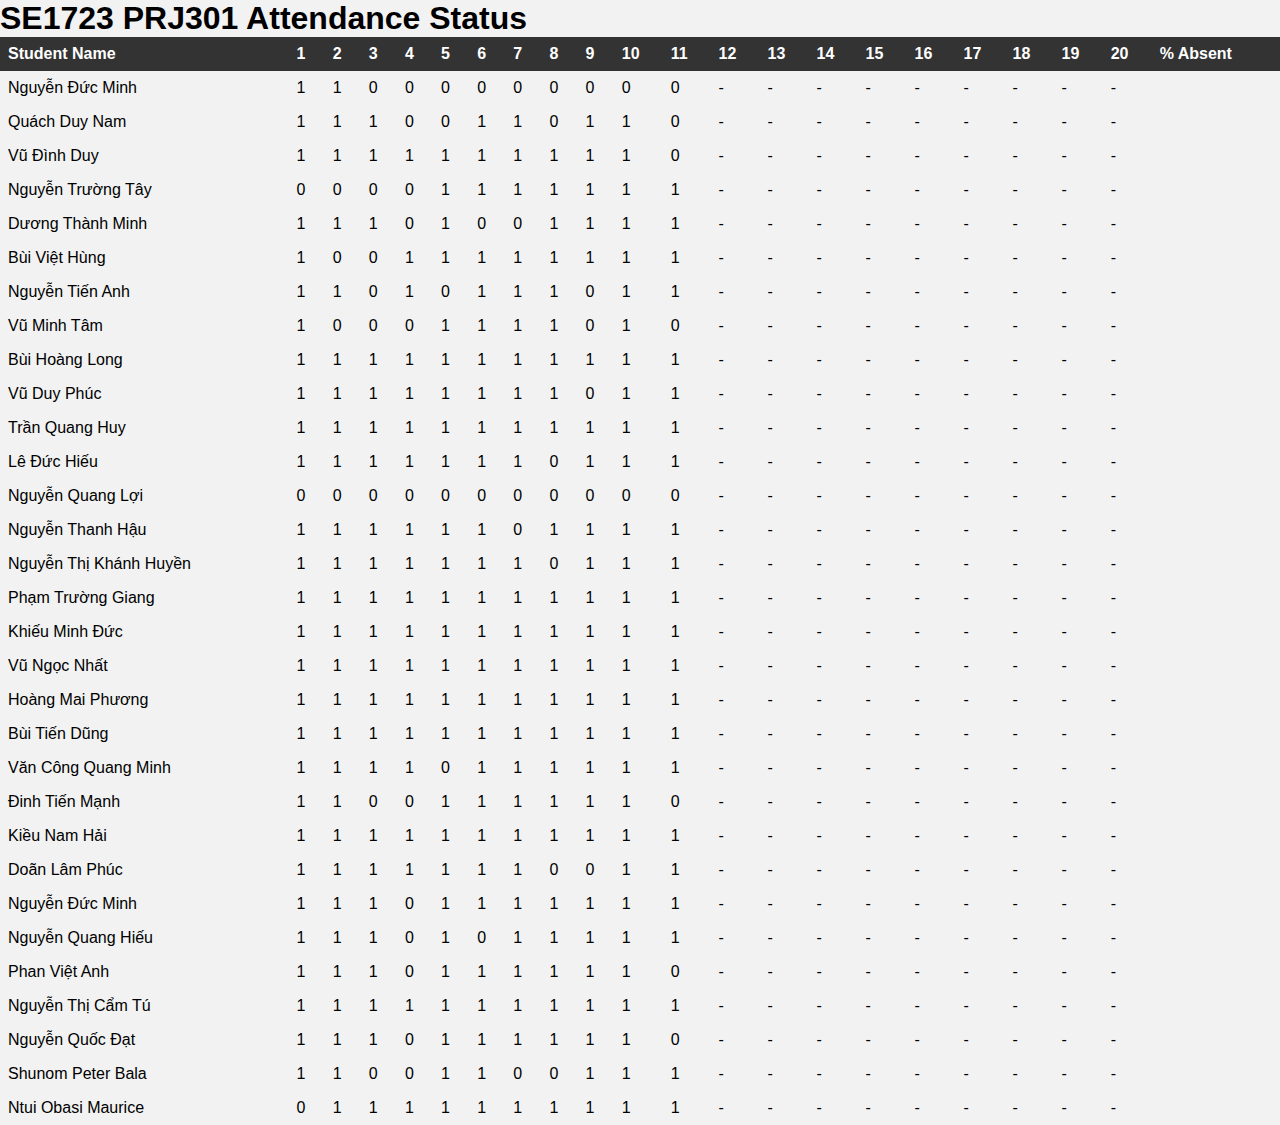
<file: Mockup Page/AttendanceStatus/attendanceStatus.html>
<!DOCTYPE html>
<html>
  <head>
    <title>Attendance Status</title>
    <link rel="stylesheet" type="text/css" href="attendanceStatus.css">
  </head>
  <body>
    <h1>SE1723 PRJ301 Attendance Status</h1>

        <table>
            <thead>
                <tr>
                    <th class="name-col">Student Name</th>
                    <th>1</th>
                    <th>2</th>
                    <th>3</th>
                    <th>4</th>
                    <th>5</th>
                    <th>6</th>
                    <th>7</th>
                    <th>8</th>
                    <th>9</th>
                    <th>10</th>
                    <th>11</th>
                    <th>12</th>
                    <th>13</th>
                    <th>14</th>
                    <th>15</th>
                    <th>16</th>
                    <th>17</th>
                    <th>18</th>
                    <th>19</th>
                    <th>20</th>
                    <th class="missed-col">% Absent</th>
                </tr>
            </thead>
            <tbody>
                <tr>
                    <td>Nguyễn Đức Minh </td>
                    <td>1</td>
                    <td>1</td>
                    <td>0</td>
                    <td>0</td>
                    <td>0</td>
                    <td>0</td>
                    <td>0</td>
                    <td>0</td>
                    <td>0</td>
                    <td>0</td>
                    <td>0</td>
                    <td>-</td>
                    <td>-</td>
                    <td>-</td>
                    <td>-</td>
                    <td>-</td>
                    <td>-</td>
                    <td>-</td>
                    <td>-</td>
                    <td>-</td>
                </tr>
                <tr>
                    <td>Quách Duy Nam </td>
                    <td>1</td>
                    <td>1</td>
                    <td>1</td>
                    <td>0</td>
                    <td>0</td>
                    <td>1</td>
                    <td>1</td>
                    <td>0</td>
                    <td>1</td>
                    <td>1</td>
                    <td>0</td>
                    <td>-</td>
                    <td>-</td>
                    <td>-</td>
                    <td>-</td>
                    <td>-</td>
                    <td>-</td>
                    <td>-</td>
                    <td>-</td>
                    <td>-</td>
                </tr>
                <tr>
                    <td>Vũ Đình Duy </td>
                    <td>1</td>
                    <td>1</td>
                    <td>1</td>
                    <td>1</td>
                    <td>1</td>
                    <td>1</td>
                    <td>1</td>
                    <td>1</td>
                    <td>1</td>
                    <td>1</td>
                    <td>0</td>
                    <td>-</td>
                    <td>-</td>
                    <td>-</td>
                    <td>-</td>
                    <td>-</td>
                    <td>-</td>
                    <td>-</td>
                    <td>-</td>
                    <td>-</td>
                </tr>
                <tr>
                    <td>Nguyễn Trường Tây </td>
                    <td>0</td>
                    <td>0</td>
                    <td>0</td>
                    <td>0</td>
                    <td>1</td>
                    <td>1</td>
                    <td>1</td>
                    <td>1</td>
                    <td>1</td>
                    <td>1</td>
                    <td>1</td>
                    <td>-</td>
                    <td>-</td>
                    <td>-</td>
                    <td>-</td>
                    <td>-</td>
                    <td>-</td>
                    <td>-</td>
                    <td>-</td>
                    <td>-</td>
                </tr>
                <tr>
                    <td>Dương Thành Minh </td>
                    <td>1</td>
                    <td>1</td>
                    <td>1</td>
                    <td>0</td>
                    <td>1</td>
                    <td>0</td>
                    <td>0</td>
                    <td>1</td>
                    <td>1</td>
                    <td>1</td>
                    <td>1</td>
                    <td>-</td>
                    <td>-</td>
                    <td>-</td>
                    <td>-</td>
                    <td>-</td>
                    <td>-</td>
                    <td>-</td>
                    <td>-</td>
                    <td>-</td>
                </tr>
                <tr>
                    <td>Bùi Việt Hùng </td>
                    <td>1</td>
                    <td>0</td>
                    <td>0</td>
                    <td>1</td>
                    <td>1</td>
                    <td>1</td>
                    <td>1</td>
                    <td>1</td>
                    <td>1</td>
                    <td>1</td>
                    <td>1</td>
                    <td>-</td>
                    <td>-</td>
                    <td>-</td>
                    <td>-</td>
                    <td>-</td>
                    <td>-</td>
                    <td>-</td>
                    <td>-</td>
                    <td>-</td>
                </tr>
                <tr>
                    <td>Nguyễn Tiến Anh </td>
                    <td>1</td>
                    <td>1</td>
                    <td>0</td>
                    <td>1</td>
                    <td>0</td>
                    <td>1</td>
                    <td>1</td>
                    <td>1</td>
                    <td>0</td>
                    <td>1</td>
                    <td>1</td>
                    <td>-</td>
                    <td>-</td>
                    <td>-</td>
                    <td>-</td>
                    <td>-</td>
                    <td>-</td>
                    <td>-</td>
                    <td>-</td>
                    <td>-</td>
                </tr>
                <tr>
                    <td>Vũ Minh Tâm </td>
                    <td>1</td>
                    <td>0</td>
                    <td>0</td>
                    <td>0</td>
                    <td>1</td>
                    <td>1</td>
                    <td>1</td>
                    <td>1</td>
                    <td>0</td>
                    <td>1</td>
                    <td>0</td>
                    <td>-</td>
                    <td>-</td>
                    <td>-</td>
                    <td>-</td>
                    <td>-</td>
                    <td>-</td>
                    <td>-</td>
                    <td>-</td>
                    <td>-</td>
                </tr>
                <tr>
                    <td>Bùi Hoàng Long </td>
                    <td>1</td>
                    <td>1</td>
                    <td>1</td>
                    <td>1</td>
                    <td>1</td>
                    <td>1</td>
                    <td>1</td>
                    <td>1</td>
                    <td>1</td>
                    <td>1</td>
                    <td>1</td>
                    <td>-</td>
                    <td>-</td>
                    <td>-</td>
                    <td>-</td>
                    <td>-</td>
                    <td>-</td>
                    <td>-</td>
                    <td>-</td>
                    <td>-</td>
                </tr>
                <tr>
                    <td>Vũ Duy Phúc </td>
                    <td>1</td>
                    <td>1</td>
                    <td>1</td>
                    <td>1</td>
                    <td>1</td>
                    <td>1</td>
                    <td>1</td>
                    <td>1</td>
                    <td>0</td>
                    <td>1</td>
                    <td>1</td>
                    <td>-</td>
                    <td>-</td>
                    <td>-</td>
                    <td>-</td>
                    <td>-</td>
                    <td>-</td>
                    <td>-</td>
                    <td>-</td>
                    <td>-</td>
                </tr>
                <tr>
                    <td>Trần Quang Huy </td>
                    <td>1</td>
                    <td>1</td>
                    <td>1</td>
                    <td>1</td>
                    <td>1</td>
                    <td>1</td>
                    <td>1</td>
                    <td>1</td>
                    <td>1</td>
                    <td>1</td>
                    <td>1</td>
                    <td>-</td>
                    <td>-</td>
                    <td>-</td>
                    <td>-</td>
                    <td>-</td>
                    <td>-</td>
                    <td>-</td>
                    <td>-</td>
                    <td>-</td>
                </tr>
                <tr>
                    <td>Lê Đức Hiếu </td>
                    <td>1</td>
                    <td>1</td>
                    <td>1</td>
                    <td>1</td>
                    <td>1</td>
                    <td>1</td>
                    <td>1</td>
                    <td>0</td>
                    <td>1</td>
                    <td>1</td>
                    <td>1</td>
                    <td>-</td>
                    <td>-</td>
                    <td>-</td>
                    <td>-</td>
                    <td>-</td>
                    <td>-</td>
                    <td>-</td>
                    <td>-</td>
                    <td>-</td>
                </tr>
                <tr>
                    <td>Nguyễn Quang Lợi </td>
                    <td>0</td>
                    <td>0</td>
                    <td>0</td>
                    <td>0</td>
                    <td>0</td>
                    <td>0</td>
                    <td>0</td>
                    <td>0</td>
                    <td>0</td>
                    <td>0</td>
                    <td>0</td>
                    <td>-</td>
                    <td>-</td>
                    <td>-</td>
                    <td>-</td>
                    <td>-</td>
                    <td>-</td>
                    <td>-</td>
                    <td>-</td>
                    <td>-</td>
                </tr>
                <tr>
                    <td>Nguyễn Thanh Hậu </td>
                    <td>1</td>
                    <td>1</td>
                    <td>1</td>
                    <td>1</td>
                    <td>1</td>
                    <td>1</td>
                    <td>0</td>
                    <td>1</td>
                    <td>1</td>
                    <td>1</td>
                    <td>1</td>
                    <td>-</td>
                    <td>-</td>
                    <td>-</td>
                    <td>-</td>
                    <td>-</td>
                    <td>-</td>
                    <td>-</td>
                    <td>-</td>
                    <td>-</td>
                </tr>
                <tr>
                    <td>Nguyễn Thị Khánh Huyền </td>
                    <td>1</td>
                    <td>1</td>
                    <td>1</td>
                    <td>1</td>
                    <td>1</td>
                    <td>1</td>
                    <td>1</td>
                    <td>0</td>
                    <td>1</td>
                    <td>1</td>
                    <td>1</td>
                    <td>-</td>
                    <td>-</td>
                    <td>-</td>
                    <td>-</td>
                    <td>-</td>
                    <td>-</td>
                    <td>-</td>
                    <td>-</td>
                    <td>-</td>
                </tr>
                <tr>
                    <td>Phạm Trường Giang </td>
                    <td>1</td>
                    <td>1</td>
                    <td>1</td>
                    <td>1</td>
                    <td>1</td>
                    <td>1</td>
                    <td>1</td>
                    <td>1</td>
                    <td>1</td>
                    <td>1</td>
                    <td>1</td>
                    <td>-</td>
                    <td>-</td>
                    <td>-</td>
                    <td>-</td>
                    <td>-</td>
                    <td>-</td>
                    <td>-</td>
                    <td>-</td>
                    <td>-</td>
                </tr>
                <tr>
                    <td>Khiếu Minh Đức </td>
                    <td>1</td>
                    <td>1</td>
                    <td>1</td>
                    <td>1</td>
                    <td>1</td>
                    <td>1</td>
                    <td>1</td>
                    <td>1</td>
                    <td>1</td>
                    <td>1</td>
                    <td>1</td>
                    <td>-</td>
                    <td>-</td>
                    <td>-</td>
                    <td>-</td>
                    <td>-</td>
                    <td>-</td>
                    <td>-</td>
                    <td>-</td>
                    <td>-</td>
                </tr>
                <tr>
                    <td>Vũ Ngọc Nhất </td>
                    <td>1</td>
                    <td>1</td>
                    <td>1</td>
                    <td>1</td>
                    <td>1</td>
                    <td>1</td>
                    <td>1</td>
                    <td>1</td>
                    <td>1</td>
                    <td>1</td>
                    <td>1</td>
                    <td>-</td>
                    <td>-</td>
                    <td>-</td>
                    <td>-</td>
                    <td>-</td>
                    <td>-</td>
                    <td>-</td>
                    <td>-</td>
                    <td>-</td>
                </tr>
                <tr>
                    <td>Hoàng Mai Phương </td>
                    <td>1</td>
                    <td>1</td>
                    <td>1</td>
                    <td>1</td>
                    <td>1</td>
                    <td>1</td>
                    <td>1</td>
                    <td>1</td>
                    <td>1</td>
                    <td>1</td>
                    <td>1</td>
                    <td>-</td>
                    <td>-</td>
                    <td>-</td>
                    <td>-</td>
                    <td>-</td>
                    <td>-</td>
                    <td>-</td>
                    <td>-</td>
                    <td>-</td>
                </tr>
                <tr>
                    <td>Bùi Tiến Dũng </td>
                    <td>1</td>
                    <td>1</td>
                    <td>1</td>
                    <td>1</td>
                    <td>1</td>
                    <td>1</td>
                    <td>1</td>
                    <td>1</td>
                    <td>1</td>
                    <td>1</td>
                    <td>1</td>
                    <td>-</td>
                    <td>-</td>
                    <td>-</td>
                    <td>-</td>
                    <td>-</td>
                    <td>-</td>
                    <td>-</td>
                    <td>-</td>
                    <td>-</td>
                </tr>
                <tr>
                    <td>Văn Công Quang Minh </td>
                    <td>1</td>
                    <td>1</td>
                    <td>1</td>
                    <td>1</td>
                    <td>0</td>
                    <td>1</td>
                    <td>1</td>
                    <td>1</td>
                    <td>1</td>
                    <td>1</td>
                    <td>1</td>
                    <td>-</td>
                    <td>-</td>
                    <td>-</td>
                    <td>-</td>
                    <td>-</td>
                    <td>-</td>
                    <td>-</td>
                    <td>-</td>
                    <td>-</td>
                </tr>
                <tr>
                    <td>Đinh Tiến Mạnh </td>
                    <td>1</td>
                    <td>1</td>
                    <td>0</td>
                    <td>0</td>
                    <td>1</td>
                    <td>1</td>
                    <td>1</td>
                    <td>1</td>
                    <td>1</td>
                    <td>1</td>
                    <td>0</td>
                    <td>-</td>
                    <td>-</td>
                    <td>-</td>
                    <td>-</td>
                    <td>-</td>
                    <td>-</td>
                    <td>-</td>
                    <td>-</td>
                    <td>-</td>
                </tr>
                <tr>
                    <td>Kiều Nam Hải </td>
                    <td>1</td>
                    <td>1</td>
                    <td>1</td>
                    <td>1</td>
                    <td>1</td>
                    <td>1</td>
                    <td>1</td>
                    <td>1</td>
                    <td>1</td>
                    <td>1</td>
                    <td>1</td>
                    <td>-</td>
                    <td>-</td>
                    <td>-</td>
                    <td>-</td>
                    <td>-</td>
                    <td>-</td>
                    <td>-</td>
                    <td>-</td>
                    <td>-</td>
                </tr>
                <tr>
                    <td>Doãn Lâm Phúc </td>
                    <td>1</td>
                    <td>1</td>
                    <td>1</td>
                    <td>1</td>
                    <td>1</td>
                    <td>1</td>
                    <td>1</td>
                    <td>0</td>
                    <td>0</td>
                    <td>1</td>
                    <td>1</td>
                    <td>-</td>
                    <td>-</td>
                    <td>-</td>
                    <td>-</td>
                    <td>-</td>
                    <td>-</td>
                    <td>-</td>
                    <td>-</td>
                    <td>-</td>
                </tr>
                <tr>
                    <td>Nguyễn Đức Minh </td>
                    <td>1</td>
                    <td>1</td>
                    <td>1</td>
                    <td>0</td>
                    <td>1</td>
                    <td>1</td>
                    <td>1</td>
                    <td>1</td>
                    <td>1</td>
                    <td>1</td>
                    <td>1</td>
                    <td>-</td>
                    <td>-</td>
                    <td>-</td>
                    <td>-</td>
                    <td>-</td>
                    <td>-</td>
                    <td>-</td>
                    <td>-</td>
                    <td>-</td>
                </tr>
                <tr>
                    <td>Nguyễn Quang Hiếu </td>
                    <td>1</td>
                    <td>1</td>
                    <td>1</td>
                    <td>0</td>
                    <td>1</td>
                    <td>0</td>
                    <td>1</td>
                    <td>1</td>
                    <td>1</td>
                    <td>1</td>
                    <td>1</td>
                    <td>-</td>
                    <td>-</td>
                    <td>-</td>
                    <td>-</td>
                    <td>-</td>
                    <td>-</td>
                    <td>-</td>
                    <td>-</td>
                    <td>-</td>
                </tr>
                <tr>
                    <td>Phan Việt Anh </td>
                    <td>1</td>
                    <td>1</td>
                    <td>1</td>
                    <td>0</td>
                    <td>1</td>
                    <td>1</td>
                    <td>1</td>
                    <td>1</td>
                    <td>1</td>
                    <td>1</td>
                    <td>0</td>
                    <td>-</td>
                    <td>-</td>
                    <td>-</td>
                    <td>-</td>
                    <td>-</td>
                    <td>-</td>
                    <td>-</td>
                    <td>-</td>
                    <td>-</td>
                </tr>
                <tr>
                    <td>Nguyễn Thị Cẩm Tú </td>
                    <td>1</td>
                    <td>1</td>
                    <td>1</td>
                    <td>1</td>
                    <td>1</td>
                    <td>1</td>
                    <td>1</td>
                    <td>1</td>
                    <td>1</td>
                    <td>1</td>
                    <td>1</td>
                    <td>-</td>
                    <td>-</td>
                    <td>-</td>
                    <td>-</td>
                    <td>-</td>
                    <td>-</td>
                    <td>-</td>
                    <td>-</td>
                    <td>-</td>
                </tr>
                <tr>
                    <td>Nguyễn Quốc Đạt </td>
                    <td>1</td>
                    <td>1</td>
                    <td>1</td>
                    <td>0</td>
                    <td>1</td>
                    <td>1</td>
                    <td>1</td>
                    <td>1</td>
                    <td>1</td>
                    <td>1</td>
                    <td>0</td>
                    <td>-</td>
                    <td>-</td>
                    <td>-</td>
                    <td>-</td>
                    <td>-</td>
                    <td>-</td>
                    <td>-</td>
                    <td>-</td>
                    <td>-</td>
                </tr>
                <tr>
                    <td>Shunom Peter Bala </td>
                    <td>1</td>
                    <td>1</td>
                    <td>0</td>
                    <td>0</td>
                    <td>1</td>
                    <td>1</td>
                    <td>0</td>
                    <td>0</td>
                    <td>1</td>
                    <td>1</td>
                    <td>1</td>
                    <td>-</td>
                    <td>-</td>
                    <td>-</td>
                    <td>-</td>
                    <td>-</td>
                    <td>-</td>
                    <td>-</td>
                    <td>-</td>
                    <td>-</td>
                </tr>
                <tr>
                    <td>Ntui Obasi Maurice </td>
                    <td>0</td>
                    <td>1</td>
                    <td>1</td>
                    <td>1</td>
                    <td>1</td>
                    <td>1</td>
                    <td>1</td>
                    <td>1</td>
                    <td>1</td>
                    <td>1</td>
                    <td>1</td>
                    <td>-</td>
                    <td>-</td>
                    <td>-</td>
                    <td>-</td>
                    <td>-</td>
                    <td>-</td>
                    <td>-</td>
                    <td>-</td>
                    <td>-</td>
                </tr>
            </tbody>
        </table>

  </body>
</html>
</file>
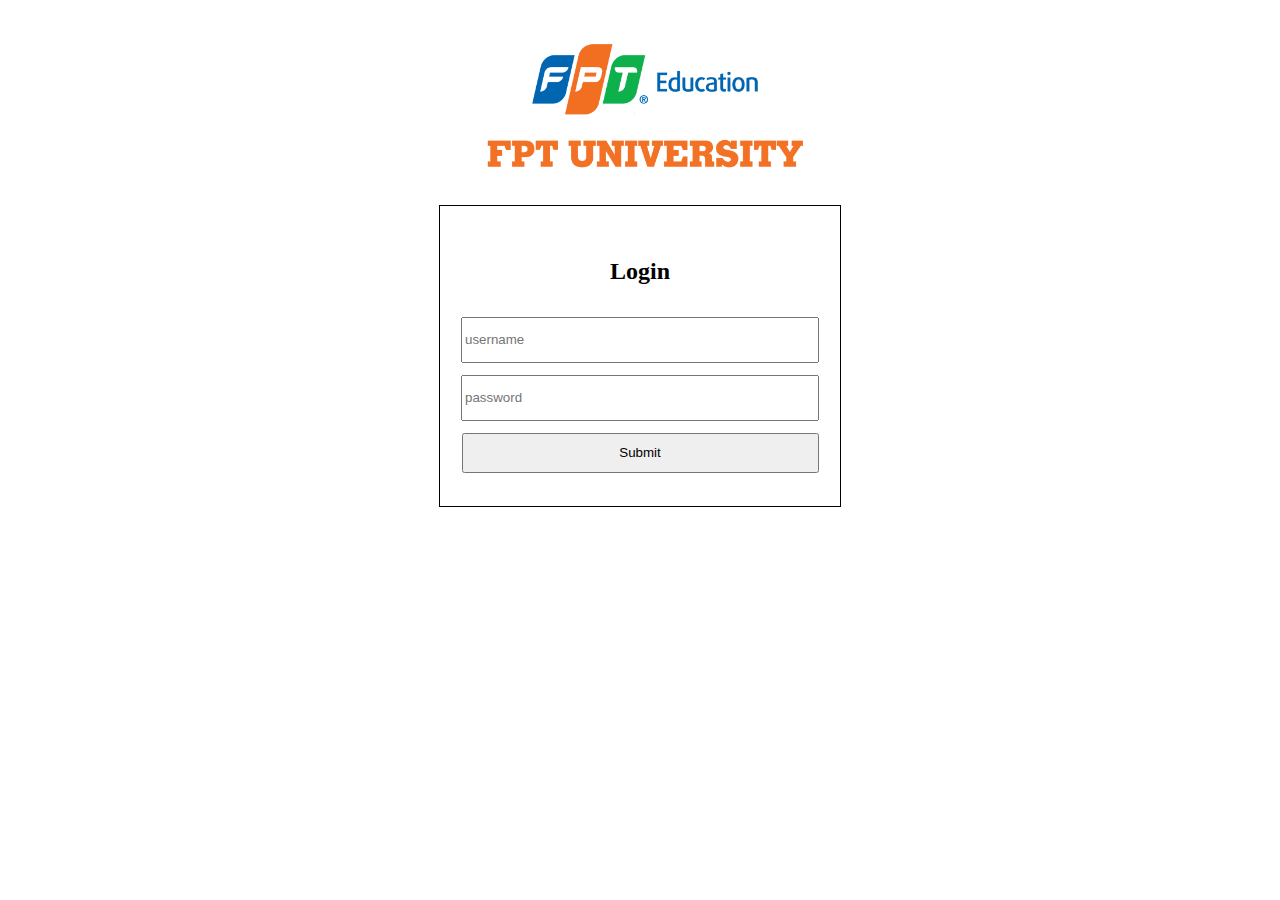
<file: Mockup Page/LoginPage/login.html>
<!DOCTYPE html>
<html lang="en">

<head>
    <meta charset="UTF-8">
    <meta http-equiv="X-UA-Compatible" content="IE=edge">
    <meta name="viewport" content="width=device-width, initial-scale=1.0">
    <title>Document</title>
    <link rel="stylesheet" href="login.css">
</head>

<body>
    <div class="container">
        <div class="logo">
            <img src="FU_Logo.webp" alt="">
        </div>
        <div class="form_wrapper">
            <div class="form_container">
                <h2>Login</h2>
                <form action="">
                    <input type="text" placeholder="username"><br>
                    <input type="text" placeholder="password"><br>
                    <input type="submit" class="button">
                </form>
            </div>
        </div>

    </div>


</body>

</html>
</file>
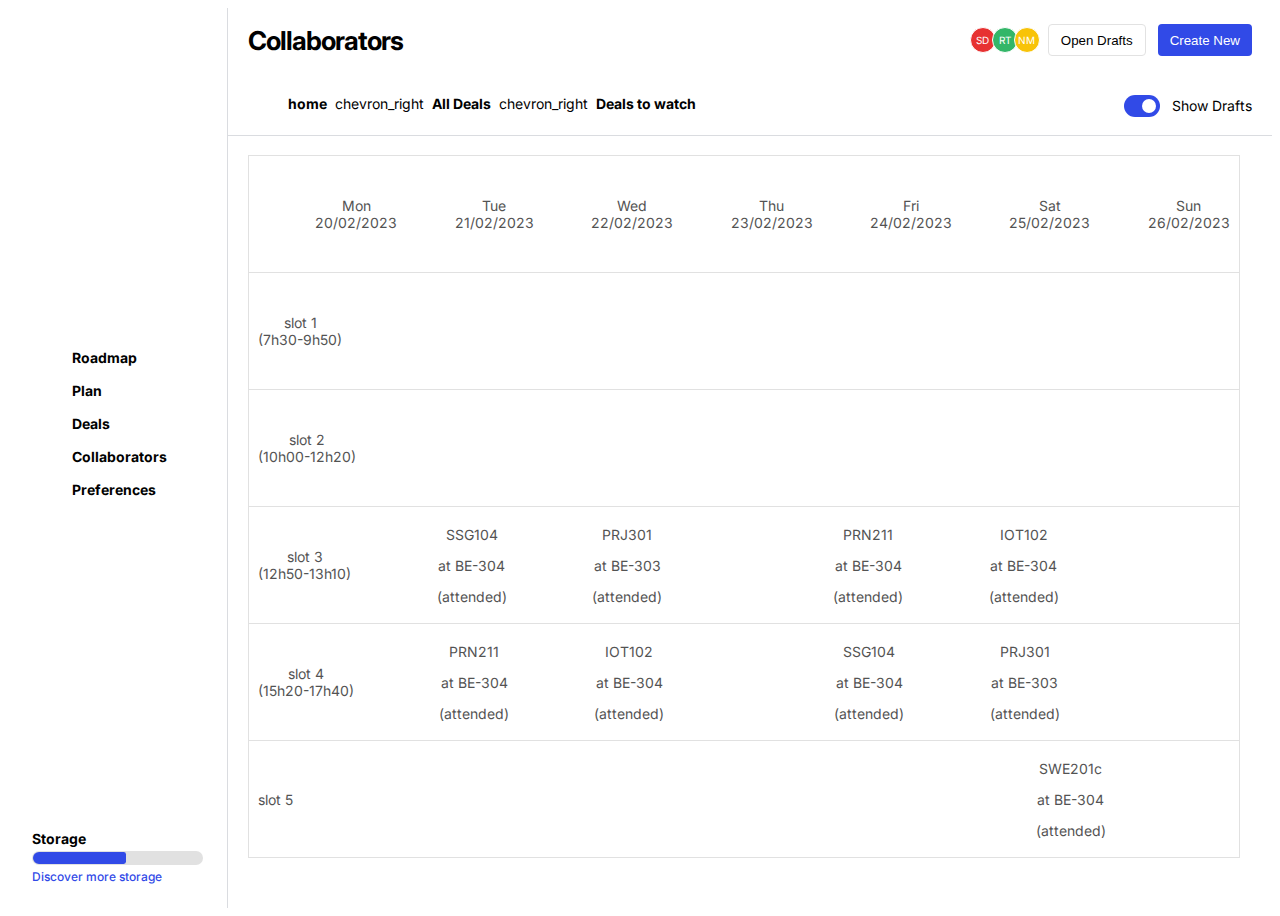
<file: Mockup Page/Menu/Menu.html>
<!DOCTYPE html>
<html lang="en">
<head>
    <meta charset="UTF-8">
    <meta http-equiv="X-UA-Compatible" content="IE=edge">
    <meta name="viewport" content="width=device-width, initial-scale=1.0">
    <title>Document</title>
    <link rel="stylesheet" href="style.css">
</head>
<body>
    <div class="app_container">
  
        <div class="side-nav">
          <div class="logo">
        
          </div>
          <ul class="nav-links">
              <li>
                
                <a href="#">Roadmap</a>
              </li>
              <li>
                
                <a href="#">Plan</a>
              </li>
              <li>
                
                <a href="#">Deals</a>
              </li>
              <li>
                
                <a href="#">Collaborators</a>
              </li>
              <li>
                <a href="#">Preferences</a>
              </li>
            </ul>
            
            <div class="storage">
              <span>Storage</span>
              <div class="progress">
                <span style="width: 55%"></span>
              </div>
              <a href="#">Discover more storage</a>  
            </div>
        </div>
        
        <nav>
          <h2>Collaborators</h2>
          <div class="button-group">
            <div class="avatars">
              <div class="avatar one">SD</div>
              <div class="avatar two">RT</div>
              <div class="avatar three">NM</div>
            </div>
            <button class="secondary-btn">Open Drafts</button>
            <button class="primary-btn">Create New</button>
          </div>
        </nav>
        
        <header>
          <div class="breadcrumbs">
            <ul>
              <li><a href=""><span class="material-symbols-outlined">home</span></a></li>
              <span class="material-symbols-outlined">chevron_right</span>
              <li><a href="">All Deals</a></li>
              <span class="material-symbols-outlined">chevron_right</span>
              <li><a href="">Deals to watch</a></li>
            </ul>
          </div>
          <div class="drafts">
            <label class="switch">
              <input type="checkbox" checked>
              <span class="slider"></span>
            </label>
            <span>Show Drafts</span>
          </div>
        </header>
        
        <table>
        
            <th>
                <td>Mon
                    <br>20/02/2023
                </td>
                <td>Tue<br>21/02/2023</td>
                <td>Wed<br>22/02/2023</td>
                <td>Thu<br>23/02/2023</td>
                <td>Fri<br>24/02/2023</td>
                <td>Sat<br>25/02/2023</td>
                <td>Sun<br>26/02/2023</td>
            </th>
            <tr>
                <td>slot 1 <br> (7h30-9h50)</td>
                <td></td>
                <td></td>
                <td></td>
                <td></td>
                <td></td>
                <td></td>
                <td></td>
            </tr>
            <tr>
                <td>slot 2 <br> (10h00-12h20)</td>
                <td></td>
                <td></td>
                <td></td>
                <td></td>
                <td></td>
                <td></td>
                <td></td>
            </tr>
            <tr>
                <td>slot 3<br> (12h50-13h10)</td>
                <td class="isHavingClass">
                    <p class="className">SSG104</p>
                    <p class="location">at BE-304</p>
                    <p class="attend_status">(attended)</p>
                </td>
                <td class="isHavingClass">
                    <p class="className">PRJ301</p>
                    <p class="location">at BE-303</p>
                    <p class="attend_status">(attended)</p>
                </td>
                <td></td>
                <td class="isHavingClass">
                    <p class="className">PRN211</p>
                    <p class="location">at BE-304</p>
                    <p class="attend_status">(attended)</p>
                </td>
                <td class="isHavingClass">
                    <p class="className">IOT102</p>
                    <p class="location">at BE-304</p>
                    <p class="attend_status">(attended)</p>
                </td>
                
                <td></td>
                <td></td>
            </tr>
            <tr>
                <td>slot 4 <br> (15h20-17h40)</td>
                <td class="isHavingClass">
                    <p class="className">PRN211</p>
                    <p class="location">at BE-304</p>
                    <p class="attend_status">(attended)</p>
                </td>
                <td class="isHavingClass">
                    <p class="className">IOT102</p>
                    <p class="location">at BE-304</p>
                    <p class="attend_status">(attended)</p>
                </td>
                <td></td>
                <td class="isHavingClass">
                    <p class="className">SSG104</p>
                    <p class="location">at BE-304</p>
                    <p class="attend_status">(attended)</p>
                </td>
                <td class="isHavingClass">
                    <p class="className">PRJ301</p>
                    <p class="location">at BE-303</p>
                    <p class="attend_status">(attended)</p>
                </td>

                <td></td>
                <td></td>
            </tr>
            <tr>
                <td>slot 5</td>
                <td></td>
                <td></td>
                <td></td>
                <td></td>
                <td></td>
                <td class="isHavingClass">
                    <p class="className">SWE201c</p>
                    <p class="location">at BE-304</p>
                    <p class="attend_status">(attended)</p>
                </td>
                <td></td>
            </tr>
      
      </table>
      </div>
      
      
      
</body>
</html>
</file>
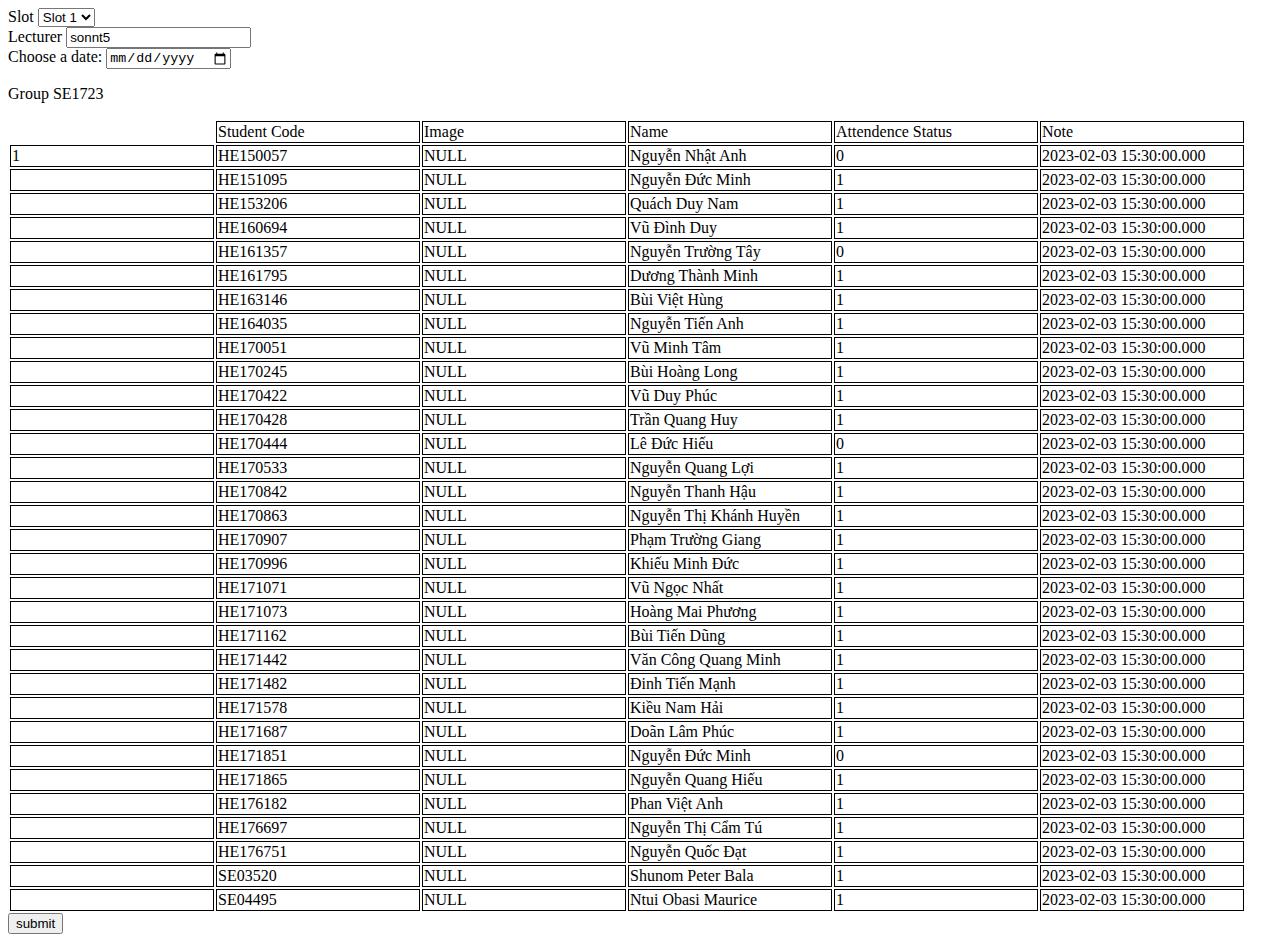
<file: Mockup Page/TakeAttentdancePage/TakeAttendance.html>
<!DOCTYPE html>
<html lang="en">

<head>
    <meta charset="UTF-8">
    <meta http-equiv="X-UA-Compatible" content="IE=edge">
    <meta name="viewport" content="width=device-width, initial-scale=1.0">
    <title>Document</title>
    <link rel="stylesheet" href="TakeAttendance.css">
</head>

<body>
    <div class="container">
        <div class="lecturer">
            <label for="campus">Slot</label>
            <select name="campus" id="campus">
                <option value="HL">Slot 1</option>
                <option value="HCM">Slot2 </option>
            </select>
            <form action="">
                <label for="lecturer">Lecturer</label>
                <input type="text" id="lecturer" value="sonnt5">
            </form>

            <label for="week">Choose a date:</label>

            <input type="date" name="week" id="camp-week">

            <p>Group SE1723</p>
            <form action="">
                <table>
                    <th>
                    <td>Student Code</td>
                    <td>Image</td>
                    <td>Name</td>
                    <td>Attendence Status</td>
                    <td>Note</td>
                    </th>
                    <tr>
                        <td>1</td>
                        <td>HE150057</td>
                        <td>NULL</td>
                        <td>Nguyễn Nhật Anh</td>
                        <td>0</td>
                        <td>2023-02-03 15:30:00.000</td>
                    </tr>
                    <tr>
                        <td></td>
                        <td>HE151095</td>
                        <td>NULL</td>
                        <td>Nguyễn Đức Minh</td>
                        <td>1</td>
                        <td>2023-02-03 15:30:00.000</td>
                    </tr>
                    <tr>
                        <td></td>
                        <td>HE153206</td>
                        <td>NULL</td>
                        <td>Quách Duy Nam</td>
                        <td>1</td>
                        <td>2023-02-03 15:30:00.000</td>
                    </tr>
                    <tr>
                        <td></td>
                        <td>HE160694</td>
                        <td>NULL</td>
                        <td>Vũ Đình Duy</td>
                        <td>1</td>
                        <td>2023-02-03 15:30:00.000</td>
                    </tr>
                    <tr>
                        <td></td>
                        <td>HE161357</td>
                        <td>NULL</td>
                        <td>Nguyễn Trường Tây</td>
                        <td>0</td>
                        <td>2023-02-03 15:30:00.000</td>
                    </tr>
                    <tr>
                        <td></td>
                        <td>HE161795</td>
                        <td>NULL</td>
                        <td>Dương Thành Minh</td>
                        <td>1</td>
                        <td>2023-02-03 15:30:00.000</td>
                    </tr>
                    <tr>
                        <td></td>
                        <td>HE163146</td>
                        <td>NULL</td>
                        <td>Bùi Việt Hùng</td>
                        <td>1</td>
                        <td>2023-02-03 15:30:00.000</td>
                    </tr>
                    <tr>
                        <td></td>
                        <td>HE164035</td>
                        <td>NULL</td>
                        <td>Nguyễn Tiến Anh</td>
                        <td>1</td>
                        <td>2023-02-03 15:30:00.000</td>
                    </tr>
                    <tr>
                        <td></td>
                        <td>HE170051</td>
                        <td>NULL</td>
                        <td>Vũ Minh Tâm</td>
                        <td>1</td>
                        <td>2023-02-03 15:30:00.000</td>
                    </tr>
                    <tr>
                        <td></td>
                        <td>HE170245</td>
                        <td>NULL</td>
                        <td>Bùi Hoàng Long</td>
                        <td>1</td>
                        <td>2023-02-03 15:30:00.000</td>
                    </tr>
                    <tr>
                        <td></td>
                        <td>HE170422</td>
                        <td>NULL</td>
                        <td>Vũ Duy Phúc</td>
                        <td>1</td>
                        <td>2023-02-03 15:30:00.000</td>
                    </tr>
                    <tr>
                        <td></td>
                        <td>HE170428</td>
                        <td>NULL</td>
                        <td>Trần Quang Huy</td>
                        <td>1</td>
                        <td>2023-02-03 15:30:00.000</td>
                    </tr>
                    <tr>
                        <td></td>
                        <td>HE170444</td>
                        <td>NULL</td>
                        <td>Lê Đức Hiếu</td>
                        <td>0</td>
                        <td>2023-02-03 15:30:00.000</td>
                    </tr>
                    <tr>
                        <td></td>
                        <td>HE170533</td>
                        <td>NULL</td>
                        <td>Nguyễn Quang Lợi</td>
                        <td>1</td>
                        <td>2023-02-03 15:30:00.000</td>
                    </tr>
                    <tr>
                        <td></td>
                        <td>HE170842</td>
                        <td>NULL</td>
                        <td>Nguyễn Thanh Hậu</td>
                        <td>1</td>
                        <td>2023-02-03 15:30:00.000</td>
                    </tr>
                    <tr>
                        <td></td>
                        <td>HE170863</td>
                        <td>NULL</td>
                        <td>Nguyễn Thị Khánh Huyền</td>
                        <td>1</td>
                        <td>2023-02-03 15:30:00.000</td>
                    </tr>
                    <tr>
                        <td></td>
                        <td>HE170907</td>
                        <td>NULL</td>
                        <td>Phạm Trường Giang</td>
                        <td>1</td>
                        <td>2023-02-03 15:30:00.000</td>
                    </tr>
                    <tr>
                        <td></td>
                        <td>HE170996</td>
                        <td>NULL</td>
                        <td>Khiếu Minh Đức</td>
                        <td>1</td>
                        <td>2023-02-03 15:30:00.000</td>
                    </tr>
                    <tr>
                        <td></td>
                        <td>HE171071</td>
                        <td>NULL</td>
                        <td>Vũ Ngọc Nhất</td>
                        <td>1</td>
                        <td>2023-02-03 15:30:00.000</td>
                    </tr>
                    <tr>
                        <td></td>
                        <td>HE171073</td>
                        <td>NULL</td>
                        <td>Hoàng Mai Phương</td>
                        <td>1</td>
                        <td>2023-02-03 15:30:00.000</td>
                    </tr>
                    <tr>
                        <td></td>
                        <td>HE171162</td>
                        <td>NULL</td>
                        <td>Bùi Tiến Dũng</td>
                        <td>1</td>
                        <td>2023-02-03 15:30:00.000</td>
                    </tr>
                    <tr>
                        <td></td>
                        <td>HE171442</td>
                        <td>NULL</td>
                        <td>Văn Công Quang Minh</td>
                        <td>1</td>
                        <td>2023-02-03 15:30:00.000</td>
                    </tr>
                    <tr>
                        <td></td>
                        <td>HE171482</td>
                        <td>NULL</td>
                        <td>Đinh Tiến Mạnh</td>
                        <td>1</td>
                        <td>2023-02-03 15:30:00.000</td>
                    </tr>
                    <tr>
                        <td></td>
                        <td>HE171578</td>
                        <td>NULL</td>
                        <td>Kiều Nam Hải</td>
                        <td>1</td>
                        <td>2023-02-03 15:30:00.000</td>
                    </tr>
                    <tr>
                        <td></td>
                        <td>HE171687</td>
                        <td>NULL</td>
                        <td>Doãn Lâm Phúc</td>
                        <td>1</td>
                        <td>2023-02-03 15:30:00.000</td>
                    </tr>
                    <tr>
                        <td></td>
                        <td>HE171851</td>
                        <td>NULL</td>
                        <td>Nguyễn Đức Minh</td>
                        <td>0</td>
                        <td>2023-02-03 15:30:00.000</td>
                    </tr>
                    <tr>
                        <td></td>
                        <td>HE171865</td>
                        <td>NULL</td>
                        <td>Nguyễn Quang Hiếu</td>
                        <td>1</td>
                        <td>2023-02-03 15:30:00.000</td>
                    </tr>
                    <tr>
                        <td></td>
                        <td>HE176182</td>
                        <td>NULL</td>
                        <td>Phan Việt Anh</td>
                        <td>1</td>
                        <td>2023-02-03 15:30:00.000</td>
                    </tr>
                    <tr>
                        <td></td>
                        <td>HE176697</td>
                        <td>NULL</td>
                        <td>Nguyễn Thị Cẩm Tú</td>
                        <td>1</td>
                        <td>2023-02-03 15:30:00.000</td>
                    </tr>
                    <tr>
                        <td></td>
                        <td>HE176751</td>
                        <td>NULL</td>
                        <td>Nguyễn Quốc Đạt</td>
                        <td>1</td>
                        <td>2023-02-03 15:30:00.000</td>
                    </tr>
                    <tr>
                        <td></td>
                        <td>SE03520</td>
                        <td>NULL</td>
                        <td>Shunom Peter Bala</td>
                        <td>1</td>
                        <td>2023-02-03 15:30:00.000</td>
                    </tr>
                    <tr>
                        <td></td>
                        <td>SE04495</td>
                        <td>NULL</td>
                        <td>Ntui Obasi Maurice</td>
                        <td>1</td>
                        <td>2023-02-03 15:30:00.000</td>
                    </tr>
                </table>
                <input type="submit" value="submit">
            </form>
        </div>
</body>

</html>
</file>
<file: Mockup Page/AttendanceStatus/attendanceStatus.css>
body {
    font-family: Arial, sans-serif;
    background-color: #f2f2f2;
    margin: 0;
    padding: 0;
  }
  
  header {
    background-color: #333;
    color: white;
    text-align: center;
    padding: 10px;
  }
  
  h1 {
    margin: 0;
  }
  
  .container {
    margin: auto;
    width: 80%;
    padding: 20px;
  }
  
  form {
    border: 1px solid #ccc;
    background-color: white;
    padding: 20px;
  }
  
  label {
    display: inline-block;
    width: 100px;
  }
  
  input[type="date"], input[type="text"] {
    padding: 5px;
    border: 1px solid #ccc;
    border-radius: 4px;
    box-sizing: border-box;
    margin-bottom: 10px;
    width: 100%;
  }
  
  table {
    border-collapse: collapse;
    width: 100%;
  }
  
  th, td {
    text-align: left;
    padding: 8px;
  }
  
  th {
    background-color: #333;
    color: white;
  }
  
  tr:nth-child(even) {
    background-color: #f2f2f2;
  }
  
  input[type="submit"] {
    background-color: #333;
    color: white;
    padding: 10px;
    border: none;
    border-radius: 4px;
    cursor: pointer;
    margin-top: 20px;
  }
  
  input[type="submit"]:hover {
    background-color: #555;
  }
</file>
<file: Mockup Page/LoginPage/login.css>
.container{
    text-align: center;
}
.logo img{
    width: 350px;
}
.form_wrapper{
    border: 1px solid;
    width:  400px;
    height: 300px;
    display: flex;
    justify-content: center;
    align-items: center;
    margin: auto;
}
form input{
    width: 350px;
    margin: 0;
    height: 40px;
    margin-top: 12px;
}
.button{
    width: 357px;
}
</file>
<file: Mockup Page/Menu/style.css>
@import url('https://fonts.googleapis.com/css2?family=Inter&display=swap');

body {
  font-family: sans-serif;
  font-size: 14px;
  accent-color: #314AE7;
  font-family: 'Inter', sans-serif;
}

/* Setting the grid layout */
.app_container {
  height: 100vh;
  width: 100%;
  display: grid;
  grid-auto-rows: 64px 64px 1fr;
  grid-auto-columns: 220px 1fr;
}

/* Styling the top navigation. Layout done with flex */
nav {
  grid-column: 2 / 3;
  display: flex;
  padding-inline: 20px;
  justify-content: space-between;
  align-items: center;
}

h2 {
  font-weight: bold;
  font-size: 26px;
  letter-spacing: -1px;
}

.button-group {
  display: flex;
  align-items: center;
  gap: 12px;
}

.avatars {
  display: flex;
}

.avatar {
  width: 24px;
  height: 24px;
  border-radius: 99px;
  background-color: #314AE7;
  text-align: center;
  display: flex;
  align-items: center;
  justify-content: center;
  font-size: 10px;
  border: 1px solid white;
  margin-right: -4px;
  color: white;
}

.one {
  background-color: #E73131;
}

.two {
  background-color: #33B668;
}

.three {
  background-color: #F8C308;
}

button {
  height: 32px;
  border: none;
  border-radius: 4px;
  padding-inline: 12px;
  font-weight: 500;
  cursor: pointer;
  transition: 250ms ease;
}

.secondary-btn {
  background-color: transparent;
  border: 1px solid #e2e2e2;
}

.secondary-btn:hover {
  background-color: #e5e5e5;
  border: 1px solid #e1e1e1;
}

.primary-btn {
  background-color: #314AE7;
  color: white;
}

.primary-btn:hover {
  background-color: #1730D0;
}


/* Styling the header. Layout done with flex */
header {
  grid-column: 2 / 3;
  border-bottom: 1px solid #dadce0;
  display: flex;
  align-items: center;
  justify-content: space-between;
  padding-top: 16px;
}

/* Styling the Breadcrumbs. Layout done with flex */

.breadcrumbs > ul {
  display: flex;
  gap: 8px;
  margin-left: 20px;
}

.drafts {
  padding-bottom: 12px;
  display: flex;
  align-items: center;
  gap: 12px;
  margin-right: 20px;
} 

/* Styling the toggle. Layout done with flex */

.switch {
  position: relative;
  display: inline-block;
  width: 36px;
  height: 22px;
}

.switch input { 
  opacity: 0;
  width: 0;
  height: 0;
}

.slider {
  position: absolute;
  cursor: pointer;
  top: 0;
  left: 0;
  right: 0;
  bottom: 0;
  background-color: #ccc;
  -webkit-transition: .3s;
  transition: .3s;
  border-radius: 99px;
}

.slider:before {
  position: absolute;
  content: "";
  height: 14px;
  width: 14px;
  left: 4px;
  bottom: 4px;
  background-color: white;
  -webkit-transition: .4s;
  transition: .4s;
  border-radius: 50%;
}

input:checked + .slider {
  background-color: #314AE7;
}

input:checked + .slider:before {
  -webkit-transform: translateX(14px);
  -ms-transform: translateX(14px);
  transform: translateX(14px);
}

input:focus-visible + .slider {
  outline: 2px solid #2196F3;
  outline-offset: 2px;
}

.side-nav {
  grid-column: 1 / 2;
  grid-row: 1 / 4;
  display: flex;
  justify-content: space-between;
  flex-direction: column;
  padding: 24px;
  border-right: 1px solid #dadce0;
}

li {
  display: flex;
  align-items: center;
  gap: 8px;
  padding-bottom: 16px;
}

li > a {
  text-decoration: none;
  font-weight: bold;
  color: black;
}

li > a:hover {
  color: #314AE7;
  cursor: pointer;
}

.storage {
  display: flex;
  flex-direction: column;
  gap: 4px;
  font-weight: bold;
}

/* Styling the progress bar */

.progress { 
  height: 12px;
  position: relative;
  background: #E1E1E1;
  border-radius: 99px;
  padding: 1px;
}

.progress > span {
  display: block;
  height: 100%;
  border-radius: 20px 8px 8px 20px;
  background-color: #314AE7;
}

.storage > a {
  text-decoration: none;
  font-size: 12px;
  color: #314AE7;
  font-weight: 500;
}

/* Styling the Table */

table {
  grid-column: 2 / 3;
  display: flex;
  flex-direction: column;
  margin: 20px;
  text-align: center;
}

thead {
  background-color: #f3f3f3;
  border-radius: 8px 8px 0px 0px;
}

thead > tr {
  border-radius: 8px 8px 0px 0px;
  font-weight: bold;
  color: black;
}

tr {
  display: flex;
  align-items: center;
  justify-content: space-between;
  padding: 8px;
  border: 1px solid #e1e1e1;
  margin-top: -1px;
  color: #535353;
  height: 100px;
  
}
table{
    width: 95%;
}
tbody tr:hover {
  background-color: #f6f6f6;
}

.first {
  width: 32px;
}

.second {
  min-width: 18%;
  align-items: left;
}

.third {
  width: 24%;
}

.fourth {
  width: 120px;
}

.fifth {
  width: 60px;
  text-align: right;
}

.sixth {
  width: 32px;
}

/* Making the layout responsive */

@media screen and (max-width: 960px) {
  .app_container {
    grid-auto-columns: 1fr;
  }
  
  .side-nav {
    display: none;
  }
  
  table, nav, header {
  grid-column: 1 / 3;
  }
}

@media screen and (max-width: 680px) {
  .third, .fourth, .avatars, .drafts, .secondary-btn {
    display: none;
  }
}
</file>
<file: Mockup Page/TakeAttentdancePage/TakeAttendance.css>
table th td{
    width: 200px;
    text-align: center;
}
table tr td{
    width: 200px;
    border: 1px solid;
}  
th td{
    background-color: aquamarine;
}
img{
    border-radius: 250px;
    width: 80px;
    margin-top: 10px;
}
</file>
